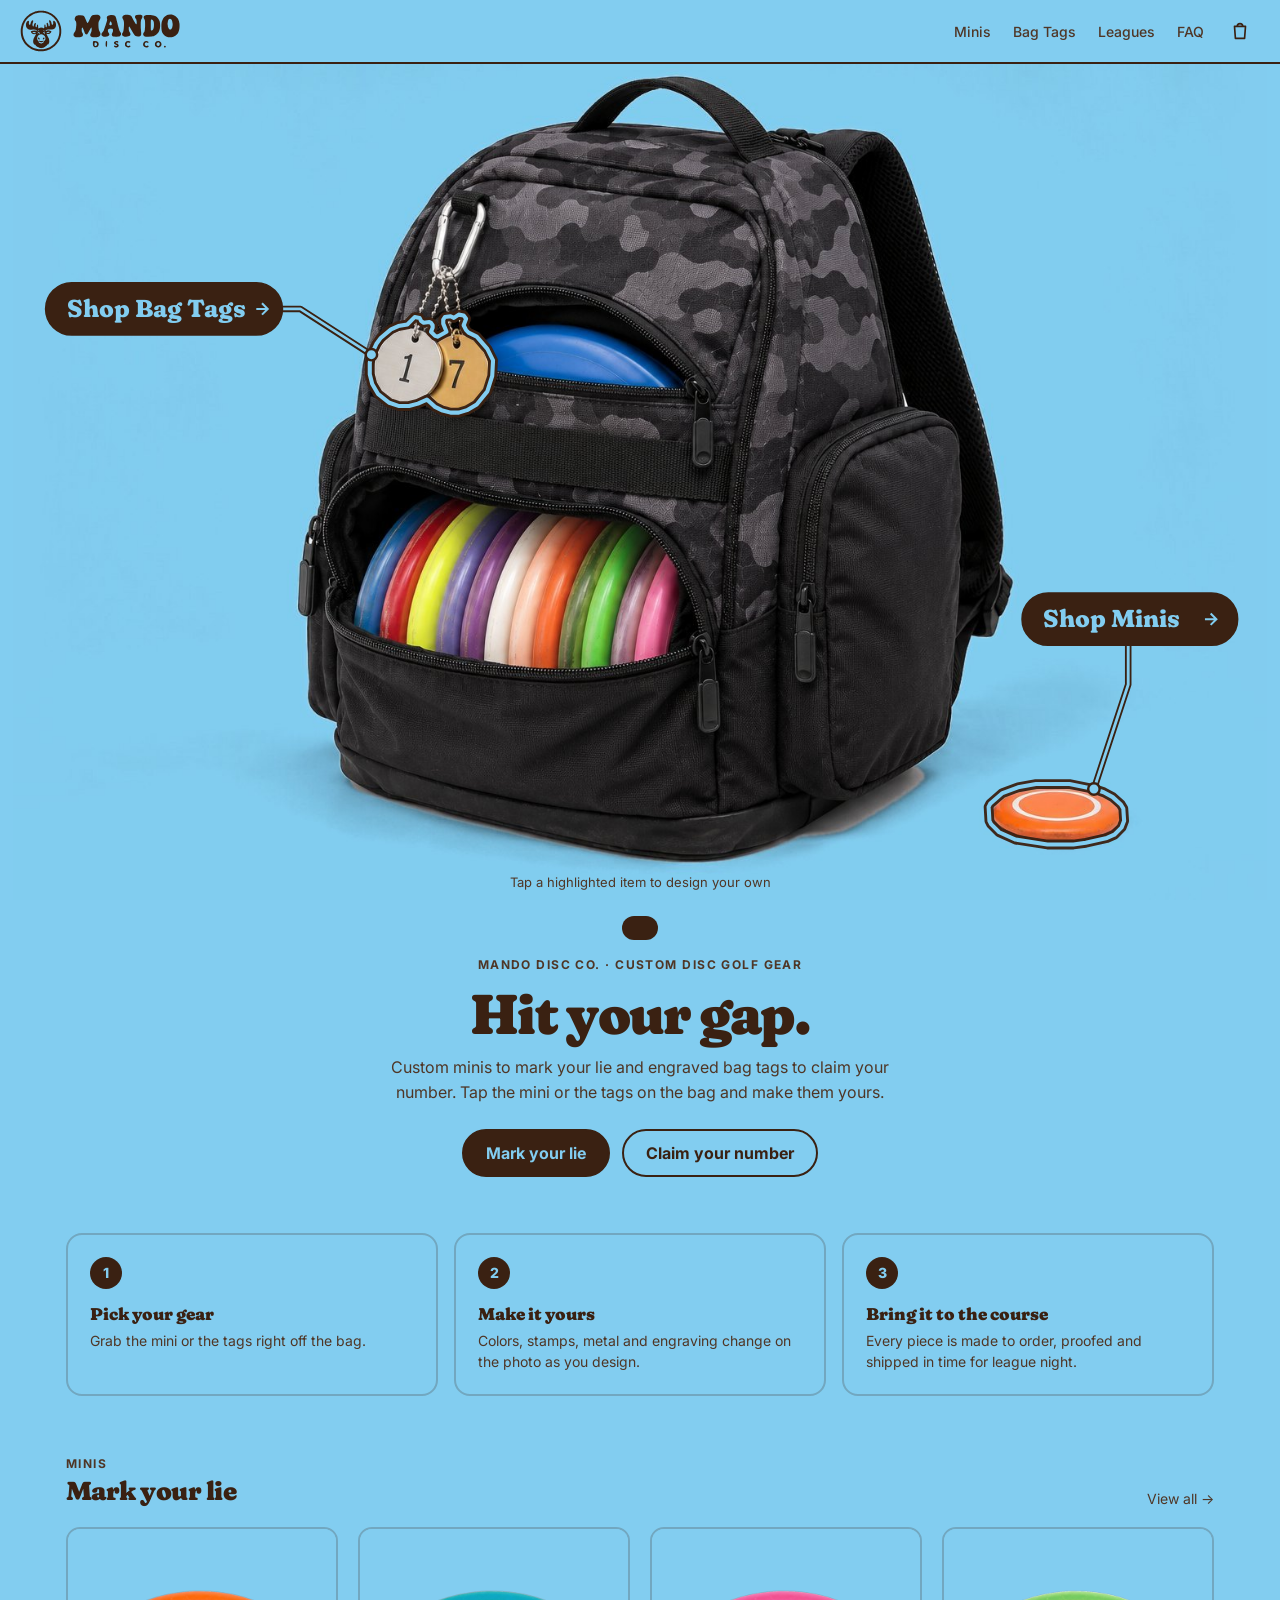
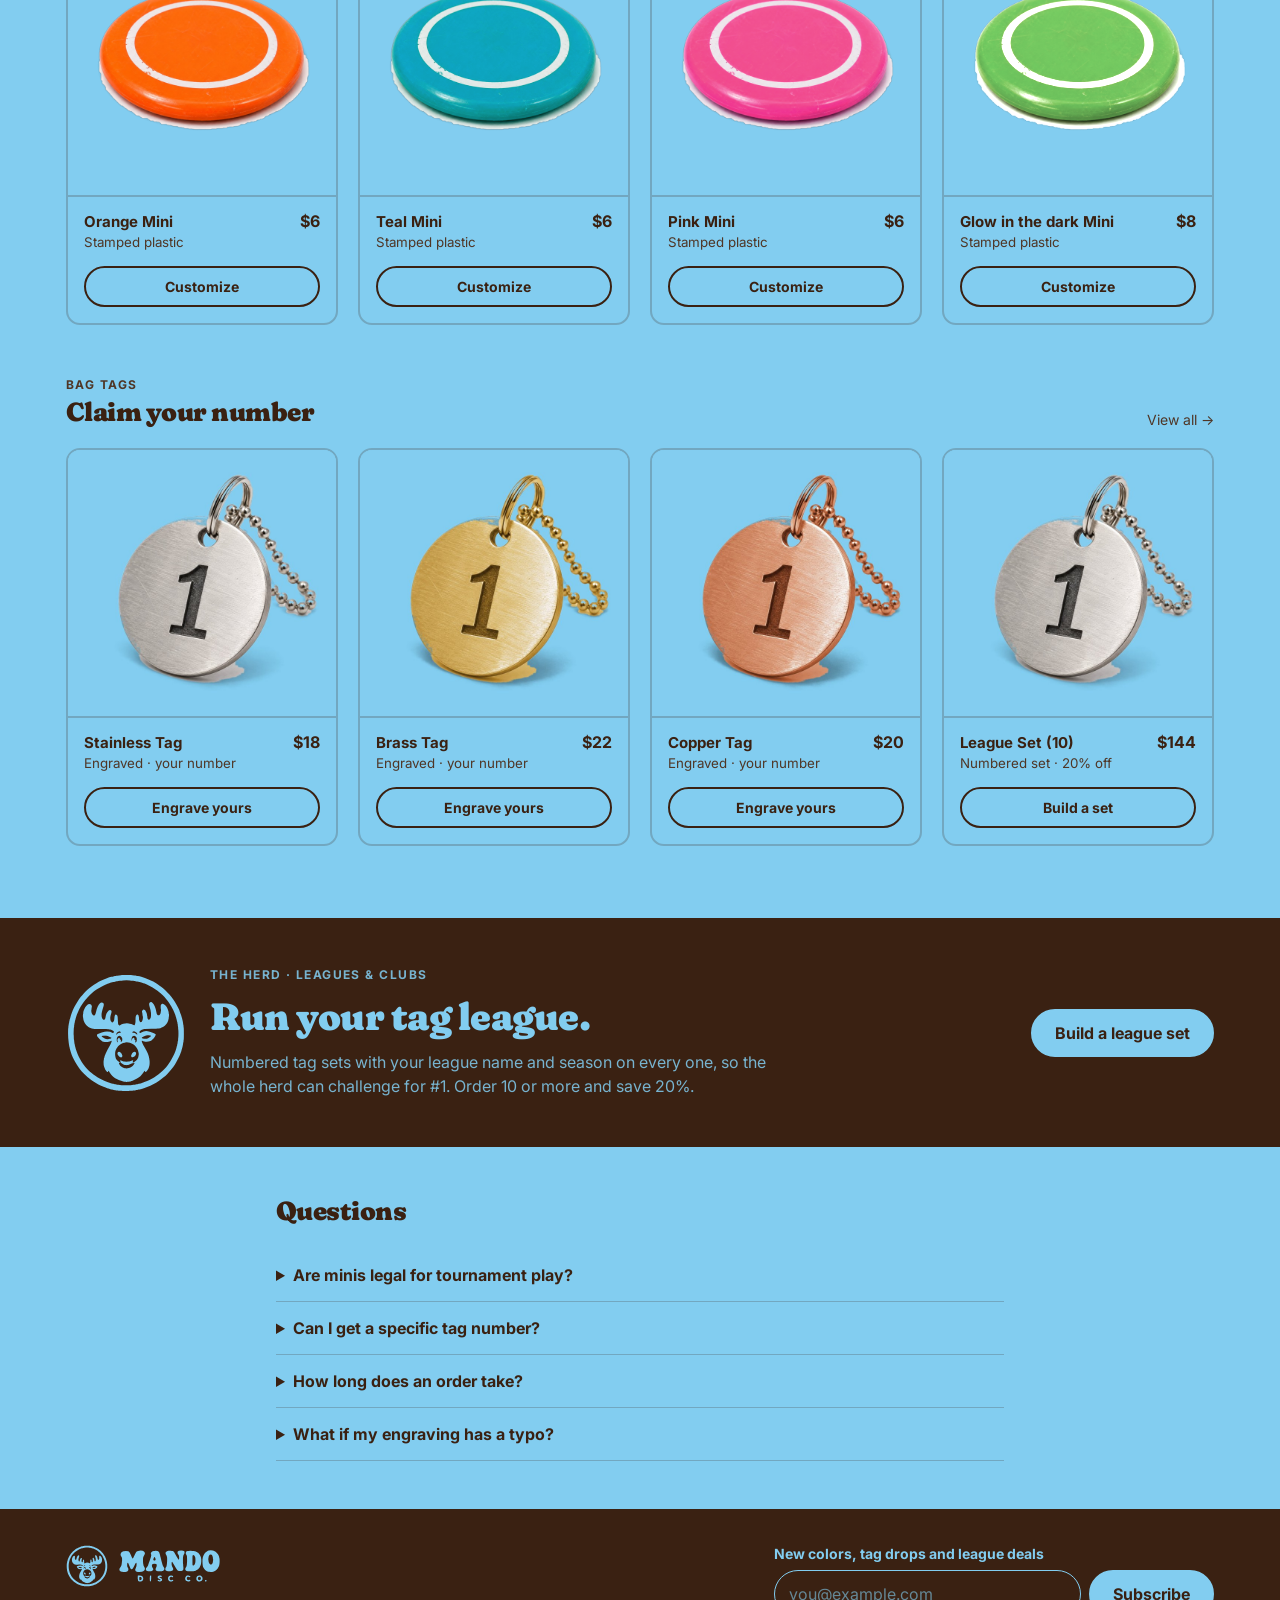
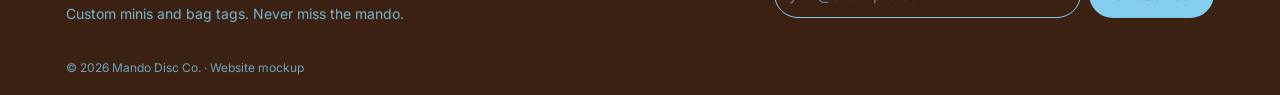
<file: index.html>
<!doctype html>
<html lang="en">
<head>
<meta charset="utf-8">
<meta name="viewport" content="width=device-width, initial-scale=1">
<title>Mando Disc Co.</title>
<meta name="description" content="Mando Disc Co. makes custom disc golf minis and engraved bag tags. Hit your gap.">
<link rel="preconnect" href="https://fonts.googleapis.com">
<link rel="preconnect" href="https://fonts.gstatic.com" crossorigin>
<link href="https://fonts.googleapis.com/css2?family=Fraunces:opsz,wght,SOFT@9..144,700..900,0..100&family=Inter:wght@400;500;600;700;800;900&display=swap" rel="stylesheet">
<link rel="icon" href="assets/brand/badge.svg" type="image/svg+xml">
<link rel="stylesheet" href="styles.css">
</head>
<body>
<header class="site-header">
  <a class="brand" href="#" data-home aria-label="Mando Disc Co. home"><img class="brand-mark" src="assets/brand/badge.svg" alt="" width="42" height="42"><img class="brand-word" src="assets/brand/wordmark.svg" alt="" height="36"></a>
  <nav class="site-nav" aria-label="Main">
    <a href="#mini">Minis</a>
    <a href="#tag">Bag Tags</a>
    <a href="#leagues" class="hide-sm">Leagues</a>
    <a href="#faq" class="hide-sm">FAQ</a>
  </nav>
  <a class="cart-btn" href="#cart" aria-label="Cart">
    <svg viewBox="0 0 24 24" aria-hidden="true"><path d="M6 7h12l-1 13H7L6 7Z" fill="none" stroke="currentColor" stroke-width="1.8" stroke-linejoin="round"/><path d="M9 7a3 3 0 0 1 6 0" fill="none" stroke="currentColor" stroke-width="1.8"/></svg>
    <span class="cart-count" data-cart-count>0</span>
  </a>
</header>

<!-- ============ HERO STAGE ============ -->
<section class="stage" id="stage">
  <!-- Coordinates in this SVG are the photo's pixel space (1536 x 1024). Zoom is a CSS transform on .zoomer (GPU, no re-render). -->
  <div class="zoomer" id="zoomer">
  <svg class="hero" id="hero" viewBox="0 0 1536 1024" role="img" aria-labelledby="hero-title">
    <title id="hero-title">Black and grey camo disc golf backpack full of colorful discs, with two bag tags clipped on and an orange mini marker on the floor beside it</title>
    <defs>
      <!-- live-preview recolor filters (matrix values set from app.js) -->
      <filter id="fMini" color-interpolation-filters="sRGB"><feColorMatrix id="mMini" type="matrix" values="1 0 0 0 0 0 1 0 0 0 0 0 1 0 0 0 0 0 1 0"/></filter>
      <filter id="fTag" color-interpolation-filters="sRGB"><feColorMatrix id="mTag" type="matrix" values="1 0 0 0 0 0 1 0 0 0 0 0 1 0 0 0 0 0 1 0"/></filter>
    </defs>

    <image href="assets/hero-stage.jpg" width="1536" height="1024"/>
    <!-- cut-out layers of the mini and the silver tag (engraving removed), recolored live while customizing -->
    <g class="tint" id="tintMini"><image href="assets/mini-layer.png" x="1188" y="876" width="182" height="88" filter="url(#fMini)"/></g>

    <!-- mini center stamp overlay (perspective-squashed to sit on the disc face) -->
    <g id="miniStamp" class="stamp" transform="translate(1278 908) rotate(1.3) scale(1 .34)">
      <text id="stampText" text-anchor="middle" dominant-baseline="central" font-size="58" font-weight="900" fill="#fff"></text>
      <g id="stampBasket" fill="none" stroke="#fff" stroke-width="6" stroke-linecap="round" stroke-linejoin="round" style="display:none">
        <path d="M-24 -26 h48 M-18 -26 v20 M18 -26 v20 M-20 -6 h40 l-6 14 h-28 Z M0 -40 V36 M-14 36 h28"/>
      </g>
      <g id="stampStar" style="display:none">
        <path d="M0 -34 L9 -11 L33 -10 L14 5 L21 29 L0 15 L-21 29 L-14 5 L-33 -10 L-9 -11 Z" fill="#fff"/>
      </g>
    </g>

    <g class="tint" id="tintTag">
      <image href="assets/tag-layer.png" x="436" y="318" width="100" height="104" filter="url(#fTag)"/>
      <!-- engraving drawn in the tag's plane: a light offset copy for the cut edge, then the dark fill -->
      <g transform="translate(484 371) rotate(-8) scale(.92 1)" text-anchor="middle" font-family="Inter, system-ui, sans-serif">
        <g class="engr-hi" transform="translate(.4 .7)">
          <text data-engr="top" y="-15" font-size="7.5" font-weight="800" letter-spacing=".8"></text>
          <text data-engr="num" y="15" font-size="40" font-weight="900"></text>
          <text data-engr="bottom" y="30" font-size="7" font-weight="700" letter-spacing=".8"></text>
        </g>
        <g class="engr">
          <text data-engr="top" y="-15" font-size="7.5" font-weight="800" letter-spacing=".8"></text>
          <text data-engr="num" y="15" font-size="40" font-weight="900"></text>
          <text data-engr="bottom" y="30" font-size="7" font-weight="700" letter-spacing=".8"></text>
        </g>
      </g>
    </g>

    <g class="callout" data-item="tag">
      <a class="item-link" href="#tag" tabindex="-1" aria-label="Customize a bag tag">
        <path class="outline-glow" d="M588 363 L581 349 L568 334 L558 329 L555 326 L552 320 L555 312 L552 308 L546 307 L540 311 L536 309 L529 310 L527 313 L527 318 L531 328 L520 334 L517 333 L512 328 L514 323 L514 320 L512 317 L510 316 L503 317 L500 315 L498 311 L492 310 L483 319 L472 321 L463 325 L450 336 L445 343 L439 356 L437 366 L437 380 L440 392 L447 404 L461 415 L473 419 L485 419 L496 416 L507 411 L517 420 L525 424 L536 427 L546 427 L556 424 L568 417 L581 401 L587 382Z"/>
        <path class="outline" d="M588 363 L581 349 L568 334 L558 329 L555 326 L552 320 L555 312 L552 308 L546 307 L540 311 L536 309 L529 310 L527 313 L527 318 L531 328 L520 334 L517 333 L512 328 L514 323 L514 320 L512 317 L510 316 L503 317 L500 315 L498 311 L492 310 L483 319 L472 321 L463 325 L450 336 L445 343 L439 356 L437 366 L437 380 L440 392 L447 404 L461 415 L473 419 L485 419 L496 416 L507 411 L517 420 L525 424 L536 427 L546 427 L556 424 L568 417 L581 401 L587 382Z"/>
      </a>
      <g class="label">
        <path class="leader-halo" d="M439 356 L352 300 L330 300"/>
        <path class="leader" d="M439 356 L352 300 L330 300"/>
        <circle class="dot" cx="439" cy="356" r="7"/>
        <a class="cta" href="#tag" aria-label="Shop Bag Tags">
          <rect class="pill" x="40" y="268" width="290" height="64" rx="32"/>
          <text x="66" y="310">Shop Bag Tags</text>
          <path class="arrow" d="M298 300 h14 m-7 -7 l7 7 l-7 7"/>
        </a>
      </g>
    </g>

    <g class="callout" data-item="mini">
      <a class="item-link" href="#mini" tabindex="-1" aria-label="Customize a mini">
        <path class="outline-glow" d="M1195 910 L1196 927 L1198 931 L1208 941 L1228 950 L1267 956 L1299 956 L1314 954 L1340 948 L1349 944 L1358 935 L1361 927 L1360 912 L1357 907 L1347 898 L1336 892 L1324 888 L1294 882 L1253 882 L1231 886 L1212 893 L1197 906Z"/>
        <path class="outline" d="M1195 910 L1196 927 L1198 931 L1208 941 L1228 950 L1267 956 L1299 956 L1314 954 L1340 948 L1349 944 L1358 935 L1361 927 L1360 912 L1357 907 L1347 898 L1336 892 L1324 888 L1294 882 L1253 882 L1231 886 L1212 893 L1197 906Z"/>
      </a>
      <g class="label">
        <path class="leader-halo" d="M1324 888 L1366 760 L1366 712"/>
        <path class="leader" d="M1324 888 L1366 760 L1366 712"/>
        <circle class="dot" cx="1324" cy="888" r="7"/>
        <a class="cta" href="#mini" aria-label="Shop Minis">
          <rect class="pill" x="1236" y="648" width="264" height="64" rx="32"/>
          <text x="1262" y="690">Shop Minis</text>
          <path class="arrow" d="M1460 680 h14 m-7 -7 l7 7 l-7 7"/>
        </a>
      </g>
    </g>
  </svg>
  </div>
  <p class="stage-hint">Tap a highlighted item to design your own</p>
</section>

<!-- ============ CUSTOMIZER PANEL ============ -->
<aside class="panel" id="panel" aria-label="Customizer" aria-hidden="true">
  <div class="panel-head">
    <button class="icon-btn" data-close aria-label="Back to the bag">
      <svg viewBox="0 0 24 24" aria-hidden="true"><path d="M15 5l-7 7 7 7" fill="none" stroke="currentColor" stroke-width="2" stroke-linecap="round" stroke-linejoin="round"/></svg>
    </button>
    <div>
      <p class="eyebrow" id="panelEyebrow">Customize</p>
      <h2 id="panelTitle">Mini Marker</h2>
    </div>
    <span class="panel-price" id="panelPrice">$6</span>
  </div>

  <!-- MINI FORM -->
  <form class="panel-body" id="miniForm" data-kind="mini" hidden>
    <fieldset>
      <legend>Color <span class="value" id="miniColorName">Orange</span></legend>
      <div class="swatches" id="miniSwatches"></div>
    </fieldset>
    <fieldset>
      <legend>Center stamp</legend>
      <div class="seg" role="radiogroup">
        <label><input type="radio" name="stamp" value="none" checked><span>Ring only</span></label>
        <label><input type="radio" name="stamp" value="initials"><span>Initials</span></label>
        <label><input type="radio" name="stamp" value="basket"><span>Basket</span></label>
        <label><input type="radio" name="stamp" value="star"><span>Star</span></label>
      </div>
      <label class="field" id="initialsField" hidden>
        <span>Initials <small>(up to 3, +$1)</small></span>
        <input type="text" name="initials" maxlength="3" placeholder="EVW" autocomplete="off" enterkeyhint="done">
      </label>
    </fieldset>
    <fieldset>
      <legend>Finish</legend>
      <div class="seg">
        <label><input type="radio" name="finish" value="Glossy" checked><span>Glossy</span></label>
        <label><input type="radio" name="finish" value="Matte"><span>Matte</span></label>
      </div>
    </fieldset>
    <p class="note">Buy 5 or more minis and save 15%.</p>
  </form>

  <!-- TAG FORM -->
  <form class="panel-body" id="tagForm" data-kind="tag" hidden>
    <div class="tag-preview">
      <svg viewBox="0 0 200 200" id="tagPreview" aria-label="Engraving preview">
        <defs>
          <linearGradient id="pvMetal" x1="0" y1="0" x2="1" y2="1">
            <stop offset="0" id="pv0"/><stop offset=".5" id="pv1"/><stop offset="1" id="pv2"/>
          </linearGradient>
          <path id="pvArc" d="M40 100 A60 60 0 0 1 160 100"/>
        </defs>
        <circle cx="100" cy="100" r="86" fill="url(#pvMetal)" stroke="rgba(0,0,0,.25)" stroke-width="2"/>
        <circle cx="100" cy="100" r="74" fill="none" stroke="rgba(0,0,0,.18)" stroke-width="1.5"/>
        <circle cx="100" cy="24" r="7" fill="#82CDF0" stroke="rgba(0,0,0,.3)" stroke-width="1.5"/>
        <text class="pv-ink" font-size="13" font-weight="800" letter-spacing="2"><textPath href="#pvArc" startOffset="50%" text-anchor="middle" id="pvTop">LEAGUE</textPath></text>
        <text class="pv-ink" id="pvNum" x="100" y="120" text-anchor="middle" font-size="62" font-weight="900">1</text>
        <text class="pv-ink" id="pvBottom" x="100" y="152" text-anchor="middle" font-size="12" font-weight="700" letter-spacing="2">2026</text>
      </svg>
      <p>Engraving preview</p>
    </div>
    <fieldset>
      <legend>Metal <span class="value" id="tagMetalName">Stainless</span></legend>
      <div class="swatches" id="tagSwatches"></div>
    </fieldset>
    <div class="row">
      <label class="field"><span>Tag number</span><input type="text" name="number" value="1" inputmode="numeric" pattern="[0-9]*" maxlength="4" enterkeyhint="done" autocomplete="off"></label>
      <label class="field"><span>Font</span>
        <select name="font"><option value="block">Block</option><option value="classic">Classic serif</option></select>
      </label>
    </div>
    <label class="field"><span>Top text <small>(league or club, up to 18)</small></span><input type="text" name="top" maxlength="18" value="LEAGUE" autocomplete="off" enterkeyhint="done"></label>
    <label class="field"><span>Bottom text <small>(season, up to 10)</small></span><input type="text" name="bottom" maxlength="10" value="2026" autocomplete="off" enterkeyhint="done"></label>
    <fieldset>
      <legend>Attachment</legend>
      <div class="seg">
        <label><input type="radio" name="attach" value="Ball chain" checked><span>Ball chain</span></label>
        <label><input type="radio" name="attach" value="Split ring"><span>Split ring</span></label>
        <label><input type="radio" name="attach" value="Carabiner"><span>Carabiner +$3</span></label>
      </div>
    </fieldset>
    <p class="note" id="leagues-note">League sets: order 10 or more tags and save 20%.</p>
  </form>

  <div class="panel-foot">
    <div class="qty" aria-label="Quantity">
      <button type="button" data-qty="-1" aria-label="Decrease">−</button>
      <output id="qty">1</output>
      <button type="button" data-qty="1" aria-label="Increase">+</button>
    </div>
    <button type="button" class="btn-primary" id="addBtn">Add to cart · <span id="addTotal">$6</span></button>
  </div>
</aside>

<!-- ============ CART DRAWER ============ -->
<aside class="panel cart" id="cart" aria-label="Cart" aria-hidden="true">
  <div class="panel-head">
    <div><p class="eyebrow">Your bag</p><h2>Cart</h2></div>
    <button class="icon-btn" data-close-cart aria-label="Close cart">
      <svg viewBox="0 0 24 24" aria-hidden="true"><path d="M6 6l12 12M18 6L6 18" fill="none" stroke="currentColor" stroke-width="2" stroke-linecap="round"/></svg>
    </button>
  </div>
  <div class="panel-body" id="cartList"></div>
  <div class="panel-foot cart-foot">
    <div class="subtotal"><span>Subtotal</span><strong id="subtotal">$0</strong></div>
    <button type="button" class="btn-primary" id="checkoutBtn">Checkout</button>
  </div>
</aside>
<div class="scrim" id="scrim" hidden></div>
<div class="kb-bar" id="kbBar" hidden><button type="button">Done</button></div>
<div class="toast" id="toast" role="status" aria-live="polite"></div>

<!-- ============ PAGE CONTENT ============ -->
<main class="content">
  <section class="intro wrap">
    <p class="eyebrow">Mando Disc Co. · Custom disc golf gear</p>
    <h1>Hit your gap.</h1>
    <p>Custom minis to mark your lie and engraved bag tags to claim your number. Tap the mini or the tags on the bag and make them yours.</p>
    <div class="intro-cta">
      <a class="btn-primary" href="#mini">Mark your lie</a>
      <a class="btn-ghost" href="#tag">Claim your number</a>
    </div>
  </section>

  <section class="steps wrap" aria-label="How it works">
    <div class="step"><span>1</span><h3>Pick your gear</h3><p>Grab the mini or the tags right off the bag.</p></div>
    <div class="step"><span>2</span><h3>Make it yours</h3><p>Colors, stamps, metal and engraving change on the photo as you design.</p></div>
    <div class="step"><span>3</span><h3>Bring it to the course</h3><p>Every piece is made to order, proofed and shipped in time for league night.</p></div>
  </section>

  <section class="wrap shelf">
    <div class="shelf-head"><div><p class="eyebrow">Minis</p><h2>Mark your lie</h2></div><a href="shop-minis.html">View all →</a></div>
    <div class="grid" id="miniGrid"></div>
  </section>

  <section class="wrap shelf">
    <div class="shelf-head"><div><p class="eyebrow">Bag tags</p><h2>Claim your number</h2></div><a href="shop-bag-tags.html">View all →</a></div>
    <div class="grid" id="tagGrid"></div>
  </section>

  <section class="league" id="leagues">
    <div class="wrap league-inner">
      <img class="league-moose" src="assets/brand/badge-sky.svg" alt="" width="120" height="120">
      <div class="league-copy">
        <p class="eyebrow">The Herd · Leagues &amp; clubs</p>
        <h2>Run your tag league.</h2>
        <p>Numbered tag sets with your league name and season on every one, so the whole herd can challenge for #1. Order 10 or more and save 20%.</p>
      </div>
      <a class="btn-light" href="#tag?qty=10&amp;top=YOUR%20LEAGUE">Build a league set</a>
    </div>
  </section>

  <section class="wrap faq" id="faq">
    <h2>Questions</h2>
    <details><summary>Are minis legal for tournament play?</summary><p>Minis are a standard way to mark your lie. Our standard minis are about 3 inches across. If you play sanctioned events, check the current PDGA rulebook for marker disc size limits.</p></details>
    <details><summary>Can I get a specific tag number?</summary><p>Any number from 1 to 9999. League sets can be numbered in sequence. Just add a note at checkout.</p></details>
    <details><summary>How long does an order take?</summary><p>Most orders are made and shipped within a week.</p></details>
    <details><summary>What if my engraving has a typo?</summary><p>We send a proof for every engraved order before we cut it.</p></details>
  </section>
</main>

<footer class="site-footer">
  <div class="wrap footer-inner">
    <div>
      <a class="brand" href="#" data-home aria-label="Mando Disc Co. home"><img class="brand-mark" src="assets/brand/badge-sky.svg" alt="" width="42" height="42"><img class="brand-word" src="assets/brand/wordmark-sky.svg" alt="" height="34"></a>
      <p>Custom minis and bag tags. Never miss the mando.</p>
    </div>
    <form class="newsletter" onsubmit="event.preventDefault();this.querySelector('button').textContent='Subscribed ✓'">
      <label for="email">New colors, tag drops and league deals</label>
      <div><input id="email" type="email" placeholder="you@example.com" required><button class="btn-primary" type="submit">Subscribe</button></div>
    </form>
  </div>
  <p class="wrap fine">© 2026 Mando Disc Co. · Website mockup</p>
</footer>

<script src="app.js"></script>
</body>
</html>
</file>
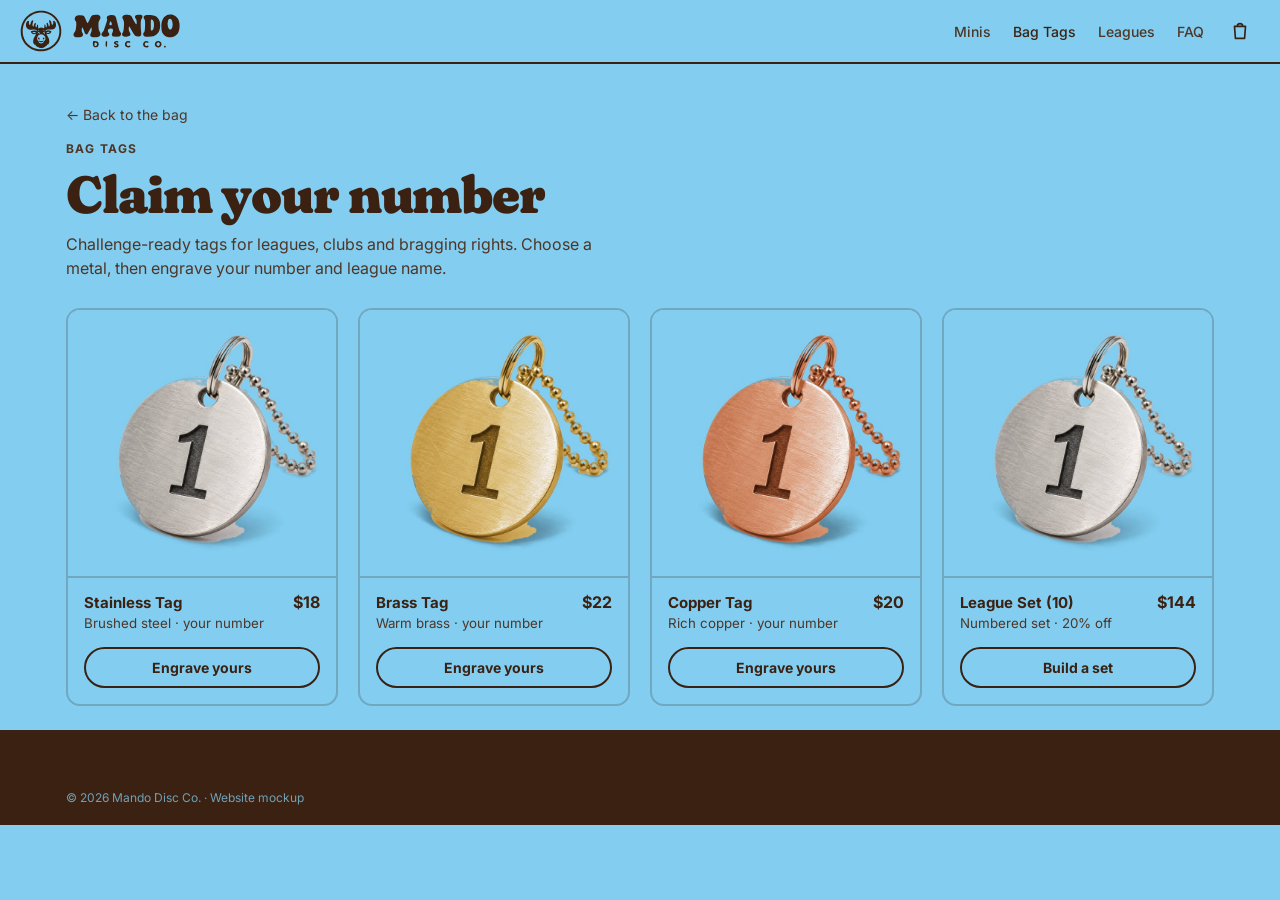
<file: shop-bag-tags.html>
<!doctype html>
<html lang="en">
<head>
<meta charset="utf-8">
<meta name="viewport" content="width=device-width, initial-scale=1">
<title>Shop Bag Tags | Mando Disc Co.</title>
<link rel="preconnect" href="https://fonts.googleapis.com">
<link rel="preconnect" href="https://fonts.gstatic.com" crossorigin>
<link href="https://fonts.googleapis.com/css2?family=Fraunces:opsz,wght,SOFT@9..144,700..900,0..100&family=Inter:wght@400;500;600;700;800;900&display=swap" rel="stylesheet">
<link rel="icon" href="assets/brand/badge.svg" type="image/svg+xml">
<link rel="stylesheet" href="styles.css">
</head>
<body>
<header class="site-header">
  <a class="brand" href="index.html" aria-label="Mando Disc Co. home"><img class="brand-mark" src="assets/brand/badge.svg" alt="" width="42" height="42"><img class="brand-word" src="assets/brand/wordmark.svg" alt="" height="36"></a>
  <nav class="site-nav" aria-label="Main">
    <a href="shop-minis.html">Minis</a>
    <a href="shop-bag-tags.html" aria-current="page">Bag Tags</a>
    <a href="index.html#leagues" class="hide-sm">Leagues</a>
    <a href="index.html#faq" class="hide-sm">FAQ</a>
  </nav>
  <a class="cart-btn" href="index.html#cart" aria-label="Cart">
    <svg viewBox="0 0 24 24" aria-hidden="true"><path d="M6 7h12l-1 13H7L6 7Z" fill="none" stroke="currentColor" stroke-width="1.8" stroke-linejoin="round"/><path d="M9 7a3 3 0 0 1 6 0" fill="none" stroke="currentColor" stroke-width="1.8"/></svg>
  </a>
</header>
<main class="wrap">
  <section class="shop-head">
    <a class="back" href="index.html">&larr; Back to the bag</a>
    <p class="eyebrow">Bag tags</p>
    <h1>Claim your number</h1>
    <p>Challenge-ready tags for leagues, clubs and bragging rights. Choose a metal, then engrave your number and league name.</p>
  </section>
  <section class="grid">
    <a class="card" href="index.html#tag?metal=stainless">
      <div class="img"><img src="assets/tag-stainless-sky.jpg" alt="Stainless Tag" loading="lazy"></div>
      <div class="info"><div><h3>Stainless Tag</h3><small>Brushed steel · your number</small></div><span class="price">$18</span></div>
      <span class="btn">Engrave yours</span>
    </a>
    <a class="card" href="index.html#tag?metal=brass">
      <div class="img"><img src="assets/tag-brass-sky.jpg" alt="Brass Tag" loading="lazy"></div>
      <div class="info"><div><h3>Brass Tag</h3><small>Warm brass · your number</small></div><span class="price">$22</span></div>
      <span class="btn">Engrave yours</span>
    </a>
    <a class="card" href="index.html#tag?metal=copper">
      <div class="img"><img src="assets/tag-copper-sky.jpg" alt="Copper Tag" loading="lazy"></div>
      <div class="info"><div><h3>Copper Tag</h3><small>Rich copper · your number</small></div><span class="price">$20</span></div>
      <span class="btn">Engrave yours</span>
    </a>
    <a class="card" href="index.html#tag?qty=10&amp;top=YOUR%20LEAGUE">
      <div class="img"><img src="assets/tag-stainless-sky.jpg" alt="League Set (10)" loading="lazy"></div>
      <div class="info"><div><h3>League Set (10)</h3><small>Numbered set · 20% off</small></div><span class="price">$144</span></div>
      <span class="btn">Build a set</span>
    </a>
  </section>
</main>
<footer class="site-footer"><p class="wrap fine">© 2026 Mando Disc Co. · Website mockup</p></footer>
</body>
</html>
</file>
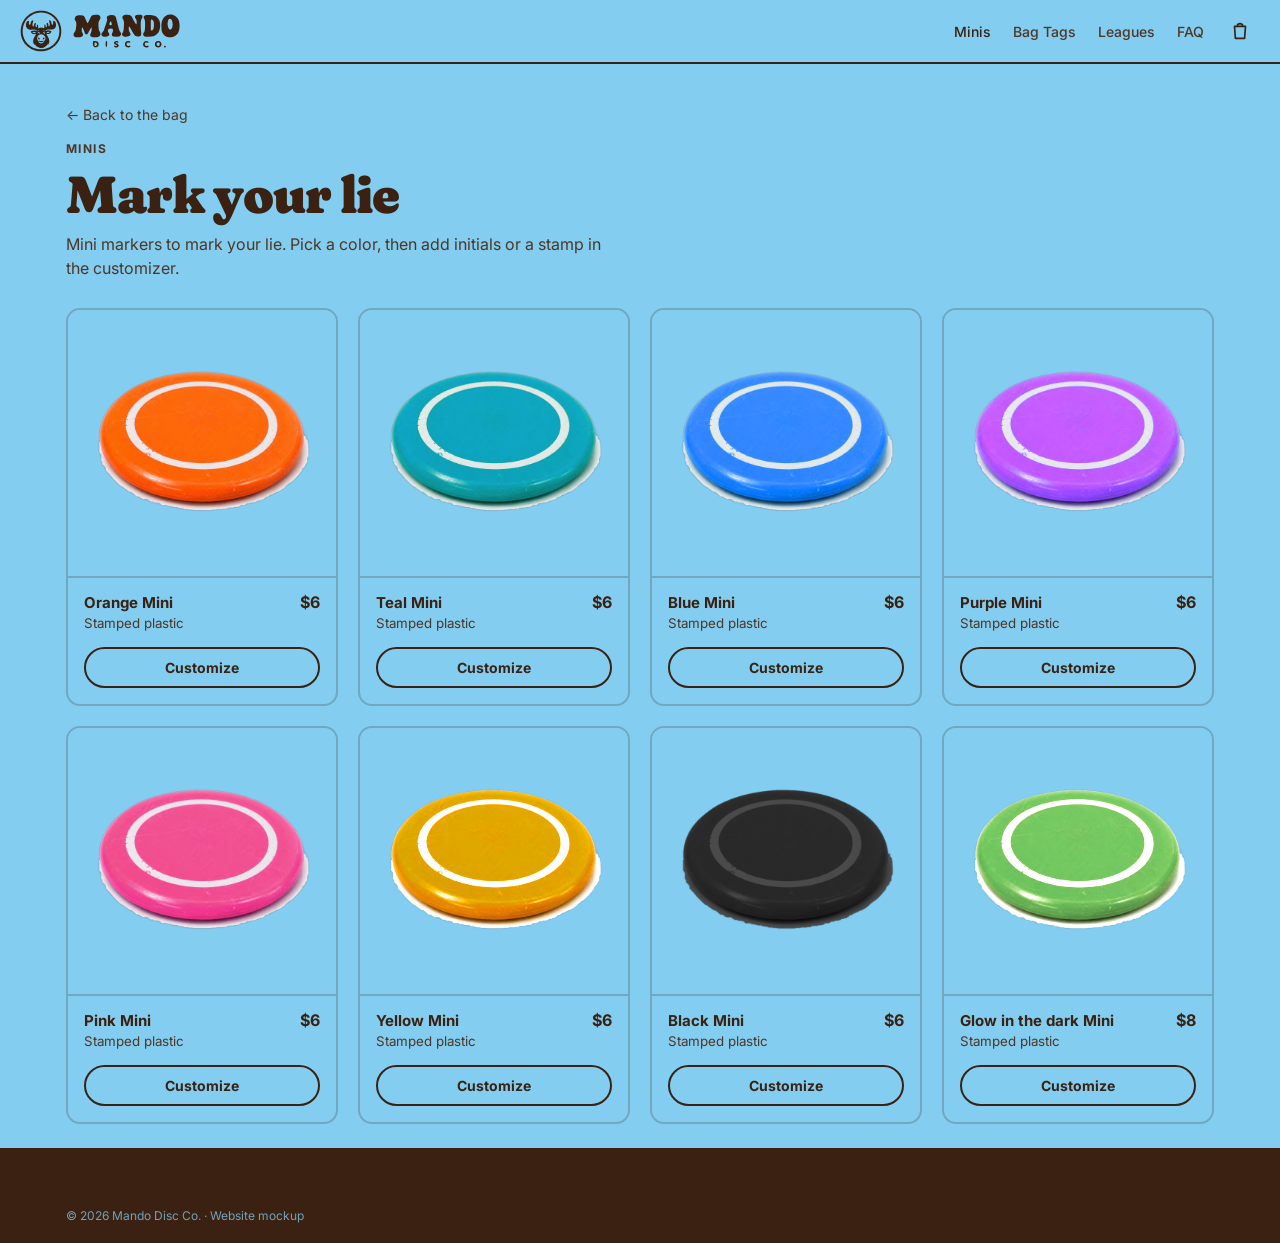
<file: shop-minis.html>
<!doctype html>
<html lang="en">
<head>
<meta charset="utf-8">
<meta name="viewport" content="width=device-width, initial-scale=1">
<title>Shop Minis | Mando Disc Co.</title>
<link rel="preconnect" href="https://fonts.googleapis.com">
<link rel="preconnect" href="https://fonts.gstatic.com" crossorigin>
<link href="https://fonts.googleapis.com/css2?family=Fraunces:opsz,wght,SOFT@9..144,700..900,0..100&family=Inter:wght@400;500;600;700;800;900&display=swap" rel="stylesheet">
<link rel="icon" href="assets/brand/badge.svg" type="image/svg+xml">
<link rel="stylesheet" href="styles.css">
</head>
<body>
<header class="site-header">
  <a class="brand" href="index.html" aria-label="Mando Disc Co. home"><img class="brand-mark" src="assets/brand/badge.svg" alt="" width="42" height="42"><img class="brand-word" src="assets/brand/wordmark.svg" alt="" height="36"></a>
  <nav class="site-nav" aria-label="Main">
    <a href="shop-minis.html" aria-current="page">Minis</a>
    <a href="shop-bag-tags.html">Bag Tags</a>
    <a href="index.html#leagues" class="hide-sm">Leagues</a>
    <a href="index.html#faq" class="hide-sm">FAQ</a>
  </nav>
  <a class="cart-btn" href="index.html#cart" aria-label="Cart">
    <svg viewBox="0 0 24 24" aria-hidden="true"><path d="M6 7h12l-1 13H7L6 7Z" fill="none" stroke="currentColor" stroke-width="1.8" stroke-linejoin="round"/><path d="M9 7a3 3 0 0 1 6 0" fill="none" stroke="currentColor" stroke-width="1.8"/></svg>
  </a>
</header>
<main class="wrap">
  <section class="shop-head">
    <a class="back" href="index.html">&larr; Back to the bag</a>
    <p class="eyebrow">Minis</p>
    <h1>Mark your lie</h1>
    <p>Mini markers to mark your lie. Pick a color, then add initials or a stamp in the customizer.</p>
  </section>
  <section class="grid">
    <a class="card" href="index.html#mini?color=orange">
      <div class="img"><img src="assets/mini-orange.png" alt="Orange Mini" loading="lazy"></div>
      <div class="info"><div><h3>Orange Mini</h3><small>Stamped plastic</small></div><span class="price">$6</span></div>
      <span class="btn">Customize</span>
    </a>
    <a class="card" href="index.html#mini?color=teal">
      <div class="img"><img src="assets/mini-orange.png" alt="Teal Mini" loading="lazy" style="filter:hue-rotate(160deg) saturate(.9)"></div>
      <div class="info"><div><h3>Teal Mini</h3><small>Stamped plastic</small></div><span class="price">$6</span></div>
      <span class="btn">Customize</span>
    </a>
    <a class="card" href="index.html#mini?color=blue">
      <div class="img"><img src="assets/mini-orange.png" alt="Blue Mini" loading="lazy" style="filter:hue-rotate(200deg)"></div>
      <div class="info"><div><h3>Blue Mini</h3><small>Stamped plastic</small></div><span class="price">$6</span></div>
      <span class="btn">Customize</span>
    </a>
    <a class="card" href="index.html#mini?color=purple">
      <div class="img"><img src="assets/mini-orange.png" alt="Purple Mini" loading="lazy" style="filter:hue-rotate(250deg)"></div>
      <div class="info"><div><h3>Purple Mini</h3><small>Stamped plastic</small></div><span class="price">$6</span></div>
      <span class="btn">Customize</span>
    </a>
    <a class="card" href="index.html#mini?color=pink">
      <div class="img"><img src="assets/mini-orange.png" alt="Pink Mini" loading="lazy" style="filter:hue-rotate(310deg) saturate(.9)"></div>
      <div class="info"><div><h3>Pink Mini</h3><small>Stamped plastic</small></div><span class="price">$6</span></div>
      <span class="btn">Customize</span>
    </a>
    <a class="card" href="index.html#mini?color=yellow">
      <div class="img"><img src="assets/mini-orange.png" alt="Yellow Mini" loading="lazy" style="filter:hue-rotate(32deg) brightness(1.25) saturate(1.2)"></div>
      <div class="info"><div><h3>Yellow Mini</h3><small>Stamped plastic</small></div><span class="price">$6</span></div>
      <span class="btn">Customize</span>
    </a>
    <a class="card" href="index.html#mini?color=black">
      <div class="img"><img src="assets/mini-orange.png" alt="Black Mini" loading="lazy" style="filter:saturate(0) brightness(.32)"></div>
      <div class="info"><div><h3>Black Mini</h3><small>Stamped plastic</small></div><span class="price">$6</span></div>
      <span class="btn">Customize</span>
    </a>
    <a class="card" href="index.html#mini?color=glow">
      <div class="img"><img src="assets/mini-orange.png" alt="Glow in the dark Mini" loading="lazy" style="filter:hue-rotate(80deg) saturate(.45) brightness(1.35)"></div>
      <div class="info"><div><h3>Glow in the dark Mini</h3><small>Stamped plastic</small></div><span class="price">$8</span></div>
      <span class="btn">Customize</span>
    </a>
  </section>
</main>
<footer class="site-footer"><p class="wrap fine">© 2026 Mando Disc Co. · Website mockup</p></footer>
</body>
</html>
</file>
<file: styles.css>
:root{
  /* Mando Disc Co. palette */
  /* Mando Disc Co.: two colors only */
  --brown:#3A2112; --sky:#82CDF0;
  --bg:var(--sky); --ink:var(--brown); --muted:#4f3626; --line:rgba(58,33,18,.22); --soft:rgba(58,33,18,.07);
  --accent:var(--brown);
  --hl:var(--sky); --hl-edge:var(--brown);
  --display:"Fraunces",Georgia,serif;
  --header:64px; --panel-w:420px;
  --ease:cubic-bezier(.65,0,.35,1);
}
*{box-sizing:border-box}
html{scroll-behavior:smooth}
html,body{margin:0;background:var(--bg);color:var(--ink);font-family:"Inter",system-ui,-apple-system,Segoe UI,Roboto,sans-serif;-webkit-font-smoothing:antialiased}
body.locked{overflow:hidden}
a{color:inherit}
button,input,select{font:inherit;color:inherit}
.wrap{max-width:1180px;margin:0 auto;padding:0 16px}
.eyebrow{margin:0;font-size:12px;font-weight:700;letter-spacing:.12em;text-transform:uppercase;color:var(--muted)}

/* header */
.site-header{position:sticky;top:0;z-index:30;height:var(--header);display:flex;align-items:center;gap:16px;padding:0 20px;background:var(--sky);border-bottom:2px solid var(--brown)}
.brand{display:inline-flex;align-items:center;gap:10px;text-decoration:none;white-space:nowrap}
.brand-mark{width:42px;height:42px;flex:none}
.brand-word{height:36px;width:auto;display:block}
.site-nav{display:flex;gap:22px;font-size:14px;margin-left:auto}
.site-nav a{text-decoration:none;color:var(--muted);font-weight:500}
.site-nav a:hover,.site-nav a[aria-current]{color:var(--ink)}
.cart-btn{position:relative;display:grid;place-items:center;width:40px;height:40px;border-radius:50%;text-decoration:none}
.cart-btn:hover{background:var(--soft)}
.cart-btn svg{width:22px;height:22px}
.cart-count{position:absolute;top:2px;right:0;min-width:18px;height:18px;padding:0 5px;border-radius:9px;background:var(--ink);color:var(--sky);font-size:11px;font-weight:700;display:grid;place-items:center}
.cart-count[data-empty]{display:none}
.cart-count.bump{animation:bump .4s}
@keyframes bump{40%{transform:scale(1.35)}}

/* hero stage */
.stage{position:relative;height:min(calc(100vh - var(--header)),66vw);min-height:300px;overflow:hidden;background:var(--sky)}
.zoomer{position:absolute;inset:0;transform-origin:0 0;transition:transform .8s var(--ease)}
.zoomer.instant{transition:none}
.hero{display:block;width:100%;height:100%}
.stage-hint{position:absolute;left:0;right:0;bottom:10px;margin:0;text-align:center;font-size:13px;color:var(--muted);transition:opacity .3s;pointer-events:none}

.outline{fill:transparent;stroke:var(--hl);stroke-width:5;paint-order:stroke;stroke-linejoin:round;transition:stroke-width .2s,opacity .35s}
.outline-glow{fill:none;stroke:var(--hl-edge);stroke-width:12;stroke-linejoin:round;opacity:.95;animation:pulse 2.2s ease-in-out infinite;transition:opacity .35s}
.item-link .outline{pointer-events:all}
.leader{stroke:var(--hl);stroke-width:3.5;fill:none;stroke-linecap:round;stroke-linejoin:round}
.leader-halo{stroke:var(--hl-edge);stroke-width:8;fill:none;stroke-linecap:round;stroke-linejoin:round}
.dot{fill:var(--hl);stroke:var(--hl-edge);stroke-width:3}
.label{transition:opacity .35s}
.cta .pill{fill:var(--brown);stroke:var(--brown);stroke-width:2;transition:fill .2s}
.cta text{font:800 30px "Fraunces",Georgia,serif;font-variation-settings:"SOFT" 100;fill:var(--sky);transition:fill .2s}
.cta .arrow{stroke:var(--sky);stroke-width:2.5;fill:none;transition:transform .2s}
.cta,.item-link{cursor:pointer;outline:none}
.callout:has(a:hover) .pill,.cta:focus-visible .pill{fill:var(--sky)}
.callout:has(a:hover) .cta text,.cta:focus-visible text{fill:var(--brown)}
.callout:has(a:hover) .arrow,.cta:focus-visible .arrow{stroke:var(--brown);transform:translateX(5px)}
.callout:has(a:hover) .outline,.callout:has(.cta:focus-visible) .outline{stroke-width:8}
.callout:has(a:hover) .outline-glow,.callout:has(.cta:focus-visible) .outline-glow{opacity:1;stroke-width:15;animation:none}
@keyframes pulse{50%{opacity:.55}}

.tint,.stamp{opacity:0;transition:opacity .4s}
.stamp text{font-family:"Inter",system-ui,sans-serif}
.engr{fill:#1b1c1f;opacity:.86;mix-blend-mode:multiply}
.engr-hi{fill:#fff;opacity:.45}

/* customizing state */
body.customizing .label,body.customizing .outline-glow,body.customizing .stage-hint{opacity:0;pointer-events:none}
body.customizing .outline{opacity:0}
body.customizing .outline-glow{animation:none}
body.customizing .item-link{pointer-events:none}
body[data-kind="mini"] #tintMini,body[data-kind="mini"] #miniStamp,body[data-kind="tag"] #tintTag{opacity:1}

/* side panel (customizer + cart) */
.panel{position:fixed;z-index:40;top:var(--header);right:0;bottom:0;width:var(--panel-w);max-width:100%;background:var(--sky);border-left:2px solid var(--brown);box-shadow:-20px 0 40px rgba(58,33,18,.18);display:flex;flex-direction:column;transform:translateX(105%);transition:transform .55s var(--ease);visibility:hidden}
.panel.open{transform:none;visibility:visible}
.panel-head{display:flex;align-items:center;gap:12px;padding:18px 20px 14px;border-bottom:2px solid var(--brown)}
.panel-head h2{margin:2px 0 0;font-size:22px;letter-spacing:-.01em}
.panel-price{margin-left:auto;font-weight:800;font-size:20px}
.cart .panel-head .icon-btn{margin-left:auto}
.icon-btn{width:38px;height:38px;flex:none;border:2px solid var(--brown);border-radius:50%;background:transparent;display:grid;place-items:center;cursor:pointer}
.icon-btn:hover{background:var(--soft)}
.icon-btn svg{width:18px;height:18px}
.panel-body{flex:1;overflow-y:auto;padding:6px 20px 20px}
.panel-body[hidden]{display:none}
fieldset{border:0;margin:0;padding:16px 0 4px}
legend{padding:0;font-weight:700;font-size:14px;margin-bottom:10px;display:flex;gap:8px;width:100%}
legend .value{font-weight:500;color:var(--muted)}
.swatches{display:flex;flex-wrap:wrap;gap:10px}
.swatch{position:relative;width:40px;height:40px;border-radius:50%;border:0;cursor:pointer;box-shadow:inset 0 0 0 1px rgba(0,0,0,.12);transition:transform .15s}
.swatch:hover{transform:scale(1.08)}
.swatch[aria-checked="true"]{box-shadow:0 0 0 2px var(--sky),0 0 0 4px var(--ink)}
.swatch small{position:absolute;top:-6px;right:-8px;background:var(--ink);color:var(--sky);font-size:9px;font-weight:700;padding:2px 4px;border-radius:6px}
.seg{display:flex;flex-wrap:wrap;gap:8px}
.seg label{cursor:pointer;-webkit-user-select:none;user-select:none}
.panel-head,.tag-preview,legend,.qty,.swatches,.panel-foot{-webkit-user-select:none;user-select:none}
.panel button,.panel label,.cta,.item-link{-webkit-tap-highlight-color:transparent}
.seg input{position:absolute;opacity:0;pointer-events:none}
.seg span{display:block;padding:9px 14px;border:1.5px solid rgba(58,33,18,.45);border-radius:999px;font-size:14px;font-weight:600;transition:all .15s}
.seg input:checked+span{border-color:var(--ink);background:var(--ink);color:var(--sky)}
.seg input:focus-visible+span{outline:2px solid var(--accent);outline-offset:2px}
.field{display:block;margin-top:14px}
.field>span{display:block;font-size:14px;font-weight:700;margin-bottom:6px}
.field small{font-weight:500;color:var(--muted)}
.field input,.field select{width:100%;height:44px;padding:0 12px;border:1.5px solid rgba(58,33,18,.45);border-radius:10px;background:transparent}
.field input:focus,.field select:focus{outline:none;border-color:var(--ink)}
.row{display:grid;grid-template-columns:1fr 1fr;gap:12px}
.note{margin:18px 0 0;padding:10px 12px;border-radius:10px;background:var(--soft);font-size:13px;color:var(--muted)}
.tag-preview{display:flex;align-items:center;gap:16px;margin-top:14px;padding:12px;border-radius:14px;background:var(--soft)}
.tag-preview svg{width:110px;height:110px;flex:none}
.tag-preview p{margin:0;font-size:13px;color:var(--muted)}
.pv-ink{fill:rgba(20,20,20,.82)}
.panel-foot{display:flex;gap:12px;align-items:center;padding:14px 20px calc(14px + env(safe-area-inset-bottom));border-top:2px solid var(--brown);background:var(--sky)}
.qty{display:flex;align-items:center;border:1.5px solid rgba(58,33,18,.45);border-radius:999px;height:48px}
.qty button{width:40px;height:100%;border:0;background:none;font-size:20px;cursor:pointer}
.qty output{min-width:24px;text-align:center;font-weight:700}
.btn-primary,.btn-ghost,.btn-light{display:inline-flex;align-items:center;justify-content:center;gap:6px;height:48px;padding:0 22px;border-radius:999px;font-weight:700;text-decoration:none;cursor:pointer;border:2px solid var(--ink);transition:transform .15s,background .15s}
.btn-primary{background:var(--brown);color:var(--sky)}
.btn-primary:hover{transform:translateY(-1px)}
.btn-ghost{background:transparent;color:var(--ink)}
.btn-ghost:hover{background:var(--soft)}
.btn-light{background:var(--sky);border-color:var(--sky);color:var(--brown)}
.panel-foot .btn-primary{flex:1}

/* cart */
.cart-item{display:grid;grid-template-columns:64px 1fr auto;gap:12px;align-items:center;padding:14px 0;border-bottom:1px solid var(--line)}
.cart-item img{width:64px;height:64px;object-fit:cover;border-radius:10px;background:var(--soft)}
.cart-item h4{margin:0;font-size:14px}
.cart-item p{margin:3px 0 0;font-size:12px;color:var(--muted);line-height:1.4}
.cart-item .right{text-align:right;font-weight:700;font-size:14px}
.cart-item button{display:block;margin-top:6px;margin-left:auto;border:0;background:none;color:var(--muted);font-size:12px;text-decoration:underline;cursor:pointer}
.cart-empty{padding:40px 0;text-align:center;color:var(--muted)}
.cart-foot{flex-direction:column;align-items:stretch}
.cart-foot .btn-primary{flex:none}
.subtotal{display:flex;justify-content:space-between;font-size:15px}
.scrim{position:fixed;inset:var(--header) 0 0 0;z-index:35;background:rgba(58,33,18,.35)}
.kb-bar{position:fixed;left:0;right:0;top:0;z-index:70;display:flex;justify-content:flex-end;padding:6px 10px;background:var(--sky);border-top:2px solid var(--brown)}
.kb-bar[hidden]{display:none}
.kb-bar button{border:0;background:none;color:var(--brown);font-weight:700;font-size:16px;padding:6px 8px}
.toast{position:fixed;left:50%;bottom:24px;z-index:60;transform:translate(-50%,calc(100% + 40px));background:var(--ink);color:var(--sky);padding:12px 18px;border-radius:999px;font-size:14px;font-weight:600;transition:transform .35s var(--ease);pointer-events:none;white-space:nowrap}
.toast.show{transform:translate(-50%,0)}

/* content */
.intro{padding:56px 16px 24px;text-align:center}
.intro .eyebrow{margin-bottom:10px}
.intro h1,.shop-head h1,.shelf-head h2,.league h2,.faq h2,.panel-head h2,.step h3{font-family:var(--display);font-variation-settings:"SOFT" 100;font-weight:900}
.intro h1{font-size:clamp(32px,5.5vw,56px);letter-spacing:-.03em;margin:0 0 12px;line-height:1.05}
.intro p{max-width:560px;margin:0 auto;color:var(--muted);line-height:1.55}
.intro-cta{display:flex;gap:12px;justify-content:center;flex-wrap:wrap;margin-top:24px}
.steps{display:grid;grid-template-columns:repeat(3,1fr);gap:16px;padding-top:32px;padding-bottom:32px}
.step{padding:22px;border:2px solid var(--line);border-radius:16px}
.step span{display:grid;place-items:center;width:32px;height:32px;border-radius:50%;background:var(--brown);color:var(--sky);font-weight:800;font-size:14px}
.step h3{margin:14px 0 6px;font-size:17px}
.step p{margin:0;color:var(--muted);font-size:14px;line-height:1.5}
.shelf{padding-top:28px}
.shelf-head{display:flex;align-items:flex-end;justify-content:space-between;gap:16px}
.shelf-head .eyebrow,.shop-head .eyebrow{margin-bottom:4px}
.shelf-head h2{margin:0;font-size:26px;letter-spacing:-.02em}
.shelf-head a{font-size:14px;color:var(--muted);text-decoration:none}
.grid{display:grid;grid-template-columns:repeat(auto-fill,minmax(220px,1fr));gap:20px;padding:20px 0 24px}
.card{border:2px solid var(--line);border-radius:14px;overflow:hidden;background:transparent;transition:box-shadow .2s,transform .2s;text-decoration:none;display:block}
.card:hover{border-color:var(--brown);box-shadow:0 10px 30px rgba(58,33,18,.15);transform:translateY(-2px)}
.card .img{aspect-ratio:1/1;background:var(--sky);border-bottom:2px solid var(--line)}
.card .img img{width:100%;height:100%;object-fit:cover;display:block}
.card .info{padding:14px 16px 16px;display:flex;justify-content:space-between;align-items:baseline;gap:8px}
.card h3{margin:0;font-size:15px}
.card small{display:block;color:var(--muted);margin-top:3px}
.price{font-weight:700}
.card .btn{display:block;margin:0 16px 16px;padding:10px;border-radius:999px;border:2px solid var(--ink);text-align:center;font-weight:700;font-size:14px}
.card:hover .btn{background:var(--ink);color:var(--sky)}
.league{margin:48px 0;background:var(--ink);color:var(--sky)}
.league-inner{display:flex;align-items:center;justify-content:space-between;gap:24px;padding-top:48px;padding-bottom:48px;flex-wrap:wrap}
.league h2{font-size:clamp(26px,4vw,38px);margin:8px 0 10px;letter-spacing:-.02em}
.league p{margin:0;color:var(--sky);opacity:.85;max-width:560px;line-height:1.55}
.league .eyebrow{color:var(--sky)}
.league-moose{width:120px;height:120px;flex:none}
.league-copy{flex:1;min-width:260px}
.faq{padding-bottom:48px;max-width:760px}
.faq h2{font-size:26px;letter-spacing:-.02em}
.faq details{border-bottom:1px solid var(--line);padding:16px 0}
.faq summary{font-weight:700;cursor:pointer}
.faq details p{color:var(--muted);line-height:1.55;margin:10px 0 0}
.site-footer{padding:36px 0 20px;background:var(--brown);color:var(--sky)}
.site-footer .brand-word{height:34px}
.site-footer .btn-primary{background:var(--sky);color:var(--brown);border-color:var(--sky)}
.footer-inner{display:flex;justify-content:space-between;gap:24px;flex-wrap:wrap}
.footer-inner p{color:var(--sky);opacity:.85;font-size:14px}
.newsletter{flex:1 1 280px;max-width:440px;min-width:0}
.newsletter label{display:block;font-weight:700;font-size:14px;margin-bottom:8px}
.newsletter div{display:flex;gap:8px}
.newsletter input{height:48px;padding:0 14px;border:1.5px solid var(--sky);border-radius:999px;width:100%;min-width:0;flex:1;background:transparent;color:var(--sky)}
.newsletter input::placeholder{color:var(--sky);opacity:.6}
.fine{font-size:12px;color:inherit;opacity:.75;margin-top:24px}

/* shop pages */
.shop-head{padding:40px 0 8px}
.back{font-size:14px;color:var(--muted);text-decoration:none}
.back:hover{color:var(--ink)}
.shop-head .eyebrow{margin-top:16px}
.shop-head h1{font-size:clamp(32px,6vw,52px);margin:4px 0 6px;letter-spacing:-.02em}
.shop-head p{color:var(--muted);margin:0;max-width:560px;line-height:1.5}

/* phones: panel becomes a bottom sheet; hero shrinks above it */
@media (max-width:860px){
  :root{--panel-w:100%}
  .hide-sm{display:none}
  .site-nav{gap:16px}
  .stage{height:70vw}
  .label{display:none}
  .panel{top:auto;height:calc(100vh - var(--header) - 70vw);height:calc(100dvh - var(--header) - 70vw);min-height:50dvh;border-left:0;border-top:2px solid var(--brown);border-radius:18px 18px 0 0;transform:translateY(105%);box-shadow:0 -12px 30px rgba(0,0,0,.1)}
  .cart{top:var(--header);height:auto;border-radius:0}
  .steps{grid-template-columns:1fr}
  .row{grid-template-columns:1fr 1fr}
}
@media (prefers-reduced-motion:reduce){
  html{scroll-behavior:auto}
  .zoomer{transition:none}
  .outline-glow{animation:none}
  .panel{transition:none}
}
</file>
